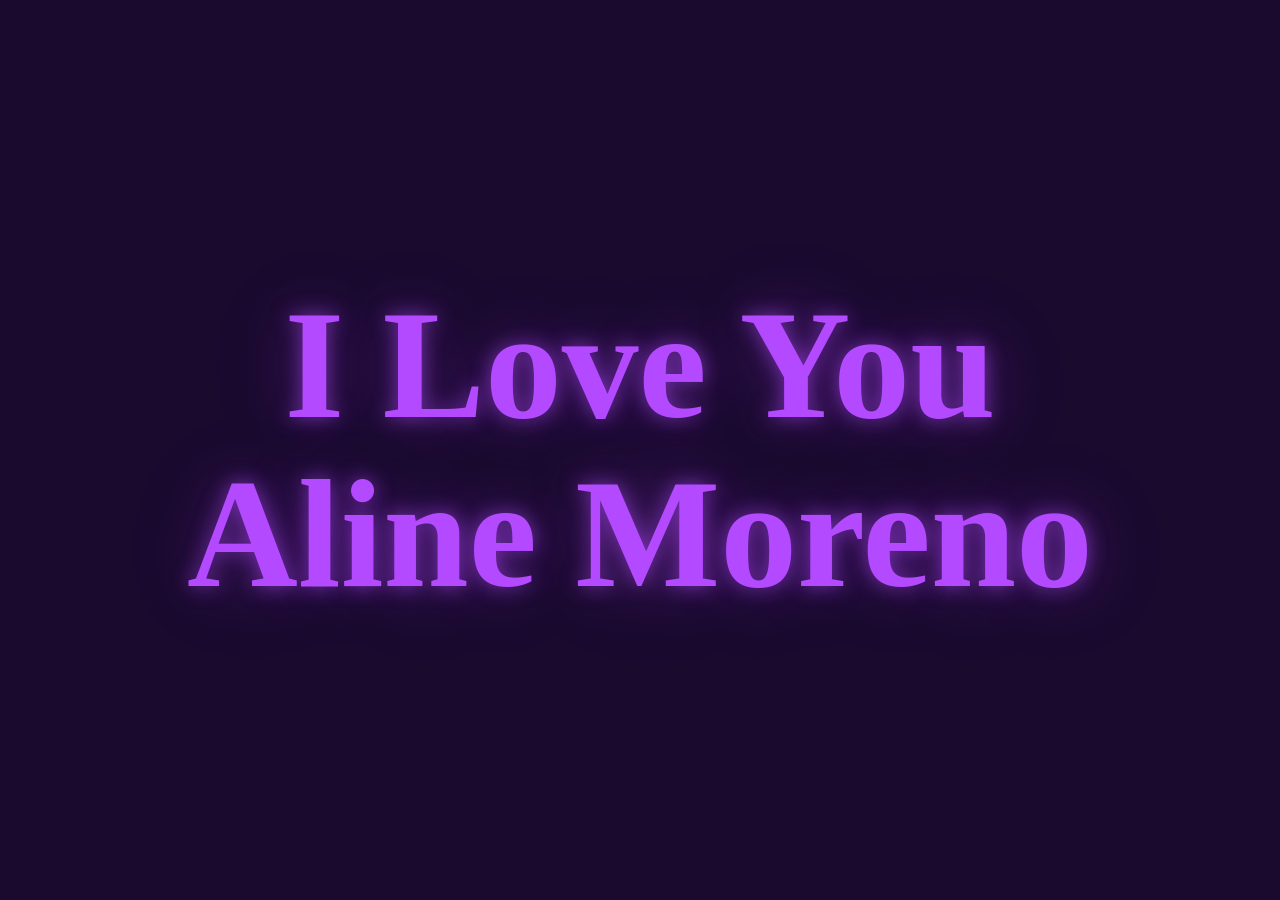
<file: Hi.html>
<!DOCTYPE html>
<html lang="en">
<head>
  <meta charset="UTF-8">
  <meta name="viewport" content="width=device-width, initial-scale=1.0">
  <title>I Love You Aline Moreno</title>
  <style>
    * { margin: 0; padding: 0; box-sizing: border-box; }
    body {
      min-height: 100vh;
      display: flex;
      align-items: center;
      justify-content: center;
      background: #1a0a2e;
      overflow: hidden;
    }
    h1 {
      font-family: 'Georgia', 'Times New Roman', serif;
      font-size: 12vw;
      color: #b44aff;
      text-align: center;
      text-shadow:
        0 0 20px rgba(180, 74, 255, 0.6),
        0 0 60px rgba(180, 74, 255, 0.3),
        0 0 100px rgba(180, 74, 255, 0.15);
      animation: pulse 3s ease-in-out infinite;
      padding: 2rem;
      line-height: 1.1;
      width: 100%;
    }
    @keyframes pulse {
      0%, 100% { text-shadow: 0 0 20px rgba(180,74,255,0.6), 0 0 60px rgba(180,74,255,0.3), 0 0 100px rgba(180,74,255,0.15); }
      50% { text-shadow: 0 0 30px rgba(180,74,255,0.8), 0 0 80px rgba(180,74,255,0.5), 0 0 140px rgba(180,74,255,0.25); }
    }
    .hearts {
      position: fixed;
      top: 0; left: 0;
      width: 100%; height: 100%;
      pointer-events: none;
      z-index: -1;
    }
    .heart {
      position: absolute;
      font-size: 1.5rem;
      opacity: 0;
      animation: float 6s ease-in infinite;
    }
    @keyframes float {
      0% { opacity: 0; transform: translateY(100vh) scale(0.5); }
      10% { opacity: 0.7; }
      90% { opacity: 0.7; }
      100% { opacity: 0; transform: translateY(-10vh) scale(1.2); }
    }
  </style>
</head>
<body>
  <h1>I Love You<br>Aline Moreno</h1>
  <div class="hearts" id="hearts"></div>
  <script>
    const container = document.getElementById('hearts');
    for (let i = 0; i < 25; i++) {
      const heart = document.createElement('span');
      heart.className = 'heart';
      heart.textContent = '\u{1F49C}';
      heart.style.left = Math.random() * 100 + '%';
      heart.style.animationDelay = Math.random() * 6 + 's';
      heart.style.fontSize = (Math.random() * 1.5 + 1) + 'rem';
      container.appendChild(heart);
    }
  </script>
</body>
</html>
</file>
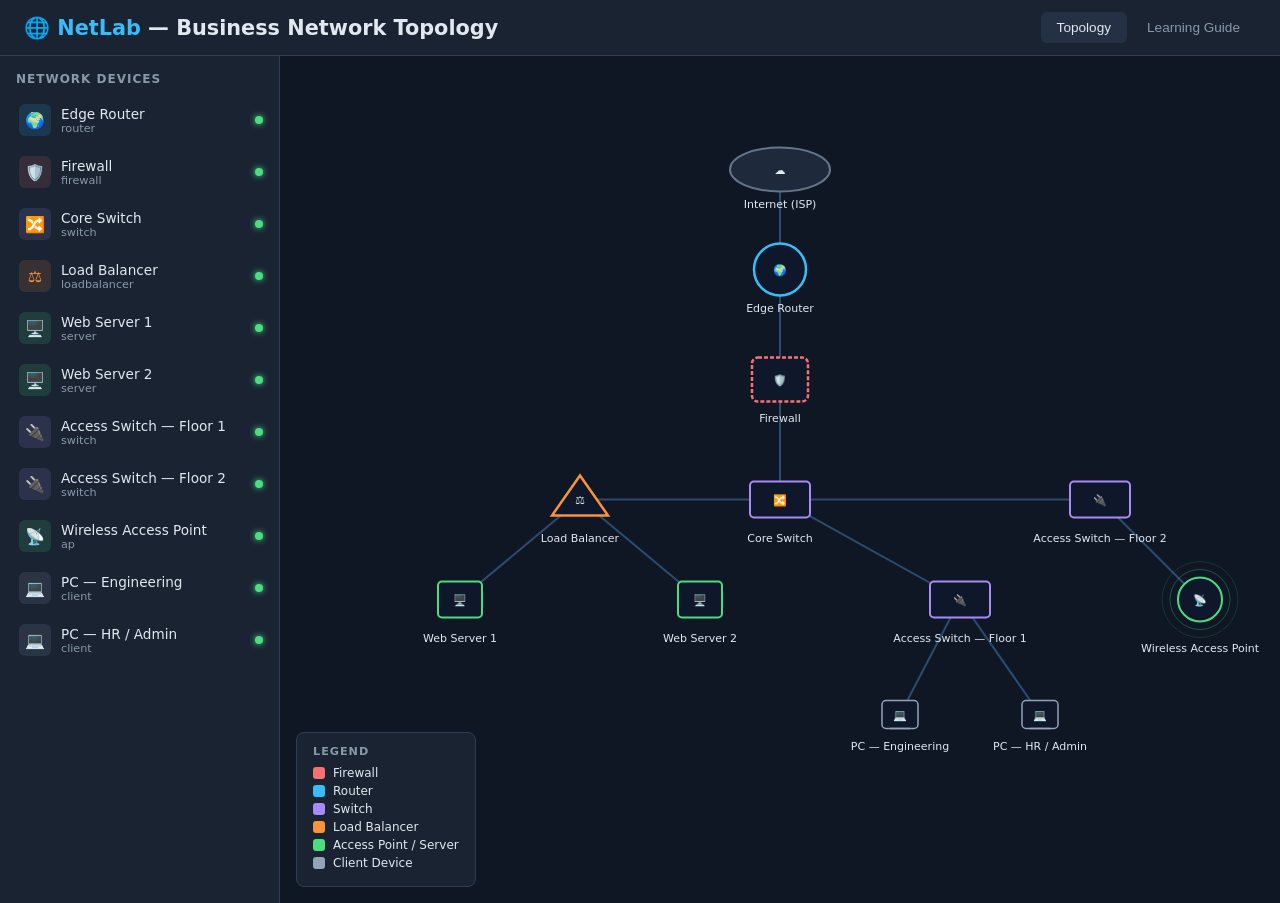
<file: network-lab.html>
<!DOCTYPE html>
<html lang="en">
<head>
<meta charset="UTF-8">
<meta name="viewport" content="width=device-width, initial-scale=1.0">
<title>Business Network Topology - Interactive Lab</title>
<style>
  *, *::before, *::after { box-sizing: border-box; margin: 0; padding: 0; }
  :root {
    --bg: #0f1724; --surface: #1a2332; --surface2: #243044;
    --border: #2d3f56; --text: #e2e8f0; --muted: #8899aa;
    --accent: #38bdf8; --green: #4ade80; --red: #f87171;
    --orange: #fb923c; --purple: #a78bfa; --yellow: #facc15;
  }
  body { font-family: 'Segoe UI', system-ui, sans-serif; background: var(--bg); color: var(--text); min-height: 100vh; }

  /* ── Header ── */
  header { background: var(--surface); border-bottom: 1px solid var(--border); padding: 12px 24px; display: flex; align-items: center; gap: 16px; }
  header h1 { font-size: 1.3rem; font-weight: 600; }
  header h1 span { color: var(--accent); }
  .header-tabs { display: flex; gap: 4px; margin-left: auto; }
  .header-tabs button { background: transparent; color: var(--muted); border: none; padding: 8px 16px; border-radius: 6px; cursor: pointer; font-size: 0.85rem; transition: all .2s; }
  .header-tabs button.active, .header-tabs button:hover { background: var(--surface2); color: var(--text); }

  /* ── Layout ── */
  .app { display: flex; height: calc(100vh - 53px); }

  /* ── Sidebar ── */
  .sidebar { width: 280px; background: var(--surface); border-right: 1px solid var(--border); overflow-y: auto; flex-shrink: 0; }
  .sidebar h3 { padding: 16px 16px 8px; font-size: 0.75rem; text-transform: uppercase; letter-spacing: 1px; color: var(--muted); }
  .device-list { list-style: none; }
  .device-list li { padding: 10px 16px; cursor: pointer; display: flex; align-items: center; gap: 10px; transition: all .15s; border-left: 3px solid transparent; }
  .device-list li:hover { background: var(--surface2); }
  .device-list li.active { background: var(--surface2); border-left-color: var(--accent); }
  .device-list .icon { width: 32px; height: 32px; border-radius: 6px; display: flex; align-items: center; justify-content: center; font-size: 1rem; flex-shrink: 0; }
  .device-list .info { flex: 1; min-width: 0; }
  .device-list .info .name { font-size: 0.85rem; font-weight: 500; }
  .device-list .info .type { font-size: 0.7rem; color: var(--muted); }
  .status-dot { width: 8px; height: 8px; border-radius: 50%; flex-shrink: 0; }
  .status-dot.up { background: var(--green); box-shadow: 0 0 6px var(--green); }
  .status-dot.down { background: var(--red); }

  /* ── Topology Canvas ── */
  .topology-area { flex: 1; position: relative; overflow: hidden; }
  .topology-area svg { width: 100%; height: 100%; }
  .topo-node { cursor: pointer; transition: filter .2s; }
  .topo-node:hover { filter: brightness(1.2) drop-shadow(0 0 8px rgba(56,189,248,.4)); }
  .topo-node.selected { filter: drop-shadow(0 0 12px rgba(56,189,248,.6)); }
  .topo-label { font-size: 11px; fill: var(--text); text-anchor: middle; pointer-events: none; font-family: 'Segoe UI', system-ui; }
  .topo-link { stroke: #2d4a6f; stroke-width: 2; }
  .topo-link.active-flow { stroke: var(--accent); stroke-width: 2; opacity: .6; stroke-dasharray: 8 4; animation: flowAnim 1s linear infinite; }
  @keyframes flowAnim { to { stroke-dashoffset: -12; } }
  .topo-legend { position: absolute; bottom: 16px; left: 16px; background: var(--surface); border: 1px solid var(--border); border-radius: 8px; padding: 12px 16px; font-size: 0.75rem; }
  .topo-legend h4 { margin-bottom: 8px; color: var(--muted); font-size: 0.7rem; text-transform: uppercase; letter-spacing: 1px; }
  .topo-legend .item { display: flex; align-items: center; gap: 8px; margin-bottom: 4px; }
  .topo-legend .swatch { width: 12px; height: 12px; border-radius: 3px; }

  /* ── Config Panel ── */
  .config-panel { width: 520px; background: var(--surface); border-left: 1px solid var(--border); display: flex; flex-direction: column; overflow: hidden; transition: width .3s; }
  .config-panel.collapsed { width: 0; border: none; }
  .config-header { padding: 16px; border-bottom: 1px solid var(--border); display: flex; align-items: center; gap: 12px; flex-shrink: 0; }
  .config-header .device-icon { width: 40px; height: 40px; border-radius: 8px; display: flex; align-items: center; justify-content: center; font-size: 1.2rem; }
  .config-header .details h2 { font-size: 1rem; font-weight: 600; }
  .config-header .details p { font-size: 0.75rem; color: var(--muted); }
  .config-close { margin-left: auto; background: none; border: none; color: var(--muted); cursor: pointer; font-size: 1.2rem; padding: 4px; }
  .config-close:hover { color: var(--text); }
  .config-tabs { display: flex; border-bottom: 1px solid var(--border); flex-shrink: 0; }
  .config-tabs button { flex: 1; padding: 10px; background: none; border: none; color: var(--muted); cursor: pointer; font-size: 0.8rem; border-bottom: 2px solid transparent; transition: all .2s; }
  .config-tabs button.active { color: var(--accent); border-bottom-color: var(--accent); }
  .config-body { flex: 1; overflow-y: auto; padding: 16px; display: none; }
  /* Split view: commands + terminal side by side vertically */
  .config-split { flex: 1; display: none; flex-direction: column; overflow: hidden; min-height: 0; }
  .config-split.active { display: flex; }
  .config-body.active { display: block; }
  .split-commands { flex: 1; overflow-y: auto; padding: 16px; border-bottom: 1px solid var(--border); min-height: 120px; }
  .split-divider { height: 6px; background: var(--surface2); cursor: row-resize; flex-shrink: 0; display: flex; align-items: center; justify-content: center; }
  .split-divider::after { content: ""; width: 40px; height: 3px; background: var(--border); border-radius: 2px; }
  .split-divider:hover { background: var(--accent); opacity: .3; }
  .split-terminal { flex: 1; overflow: hidden; display: flex; flex-direction: column; padding: 12px; min-height: 160px; }
  .split-terminal .terminal-box { flex: 1; display: flex; flex-direction: column; margin-bottom: 0; }
  .split-terminal .terminal-output { flex: 1; max-height: none; overflow-y: auto; }

  /* ── Terminal ── */
  .terminal-box { background: #0a0e14; border: 1px solid var(--border); border-radius: 8px; font-family: 'Cascadia Code', 'Fira Code', Consolas, monospace; font-size: 0.8rem; overflow: hidden; margin-bottom: 16px; }
  .terminal-header { background: #141a22; padding: 6px 12px; display: flex; align-items: center; gap: 8px; border-bottom: 1px solid var(--border); }
  .terminal-header .dot { width: 10px; height: 10px; border-radius: 50%; }
  .terminal-header .dot.r { background: #f87171; } .terminal-header .dot.y { background: #facc15; } .terminal-header .dot.g { background: #4ade80; }
  .terminal-header span { color: var(--muted); font-size: 0.7rem; margin-left: 8px; }
  .terminal-output { padding: 12px; max-height: 300px; overflow-y: auto; line-height: 1.6; white-space: pre-wrap; word-break: break-all; }
  .terminal-output .prompt { color: var(--green); }
  .terminal-output .cmd { color: var(--yellow); }
  .terminal-output .comment { color: #5a6a7a; }
  .terminal-output .output { color: #8899aa; }
  .terminal-output .highlight { color: var(--accent); }
  .terminal-input-wrap { display: flex; align-items: center; padding: 8px 12px; border-top: 1px solid #1a2332; background: #0d1219; }
  .terminal-input-wrap .prompt-char { color: var(--green); margin-right: 8px; font-family: inherit; font-size: 0.8rem; white-space: pre; }
  .terminal-input { flex: 1; background: none; border: none; color: var(--text); font-family: inherit; font-size: 0.8rem; outline: none; }

  /* ── Info Cards ── */
  .info-card { background: var(--surface2); border: 1px solid var(--border); border-radius: 8px; padding: 14px; margin-bottom: 12px; }
  .info-card h4 { font-size: 0.8rem; margin-bottom: 8px; color: var(--accent); }
  .info-card p, .info-card li { font-size: 0.78rem; color: var(--muted); line-height: 1.5; }
  .info-card ul { list-style: none; padding: 0; }
  .info-card li::before { content: "\203A"; color: var(--accent); margin-right: 8px; }
  .info-card table { width: 100%; font-size: 0.78rem; border-collapse: collapse; }
  .info-card th { text-align: left; color: var(--muted); font-weight: 500; padding: 4px 0; border-bottom: 1px solid var(--border); }
  .info-card td { padding: 4px 0; color: var(--text); }

  .cmd-guide h4 { font-size: 0.82rem; color: var(--accent); margin-bottom: 10px; }
  .cmd-step { margin-bottom: 14px; }
  .cmd-step .step-title { font-size: 0.78rem; font-weight: 600; margin-bottom: 4px; display: flex; align-items: center; gap: 6px; }
  .cmd-step .step-num { background: var(--accent); color: var(--bg); width: 20px; height: 20px; border-radius: 50%; display: flex; align-items: center; justify-content: center; font-size: 0.65rem; font-weight: 700; flex-shrink: 0; }
  .cmd-step .step-desc { font-size: 0.75rem; color: var(--muted); margin-bottom: 6px; }
  .cmd-block { background: #0a0e14; border-radius: 6px; padding: 10px 12px; font-family: 'Cascadia Code', monospace; font-size: 0.78rem; color: var(--yellow); cursor: pointer; position: relative; white-space: pre-wrap; }
  .cmd-block:hover { background: #0e1319; }
  .cmd-block::after { content: "click to run"; position: absolute; right: 8px; top: 8px; font-size: 0.6rem; color: var(--muted); font-family: 'Segoe UI', system-ui; }

  /* ── Guide Page ── */
  .guide-page { display: none; flex: 1; overflow-y: auto; padding: 40px; max-width: 900px; margin: 0 auto; }
  .guide-page.active { display: block; }
  .guide-page h2 { font-size: 1.5rem; margin-bottom: 8px; }
  .guide-page .subtitle { color: var(--muted); margin-bottom: 32px; font-size: 0.9rem; }
  .guide-section { margin-bottom: 32px; }
  .guide-section h3 { font-size: 1.1rem; margin-bottom: 12px; color: var(--accent); }
  .guide-section p { font-size: 0.88rem; color: var(--muted); line-height: 1.7; margin-bottom: 12px; }
  .guide-code { background: #0a0e14; border: 1px solid var(--border); border-radius: 8px; padding: 16px; font-family: monospace; font-size: 0.82rem; color: var(--yellow); line-height: 1.7; margin-bottom: 16px; white-space: pre-wrap; }
  .guide-grid { display: grid; grid-template-columns: repeat(auto-fit, minmax(240px, 1fr)); gap: 16px; margin-bottom: 24px; }
  .guide-card { background: var(--surface2); border: 1px solid var(--border); border-radius: 10px; padding: 20px; }
  .guide-card .gc-icon { font-size: 2rem; margin-bottom: 10px; }
  .guide-card h4 { font-size: 0.95rem; margin-bottom: 6px; }
  .guide-card p { font-size: 0.8rem; color: var(--muted); line-height: 1.5; }

  /* ── Scrollbar ── */
  ::-webkit-scrollbar { width: 6px; }
  ::-webkit-scrollbar-track { background: transparent; }
  ::-webkit-scrollbar-thumb { background: var(--border); border-radius: 3px; }

  /* ── Tooltip ── */
  .tooltip { position: fixed; background: var(--surface2); border: 1px solid var(--border); border-radius: 6px; padding: 8px 12px; font-size: 0.75rem; color: var(--text); pointer-events: none; z-index: 100; max-width: 220px; box-shadow: 0 4px 20px rgba(0,0,0,.4); display: none; }
</style>
</head>
<body>

<header>
  <h1>&#127760; <span>NetLab</span> &mdash; Business Network Topology</h1>
  <div class="header-tabs">
    <button class="active" onclick="showView('topology')">Topology</button>
    <button onclick="showView('guide')">Learning Guide</button>
  </div>
</header>

<div class="app">
  <!-- Sidebar -->
  <div class="sidebar" id="sidebar-topo">
    <h3>Network Devices</h3>
    <ul class="device-list" id="deviceList"></ul>
  </div>

  <!-- Topology View -->
  <div class="topology-area" id="topoView">
    <svg id="topoSvg" viewBox="0 0 1000 700"></svg>
    <div class="topo-legend">
      <h4>Legend</h4>
      <div class="item"><div class="swatch" style="background:#f87171"></div> Firewall</div>
      <div class="item"><div class="swatch" style="background:#38bdf8"></div> Router</div>
      <div class="item"><div class="swatch" style="background:#a78bfa"></div> Switch</div>
      <div class="item"><div class="swatch" style="background:#fb923c"></div> Load Balancer</div>
      <div class="item"><div class="swatch" style="background:#4ade80"></div> Access Point / Server</div>
      <div class="item"><div class="swatch" style="background:#94a3b8"></div> Client Device</div>
    </div>
  </div>

  <!-- Config Panel -->
  <div class="config-panel collapsed" id="configPanel">
    <div class="config-header">
      <div class="device-icon" id="cfgIcon"></div>
      <div class="details">
        <h2 id="cfgName"></h2>
        <p id="cfgType"></p>
      </div>
      <button class="config-close" onclick="closeConfig()">&times;</button>
    </div>
    <div class="config-tabs">
      <button class="active" onclick="switchConfigTab(this,'info')">Overview</button>
      <button onclick="switchConfigTab(this,'split')">Commands + Terminal</button>
    </div>
    <div class="config-body" id="cfgBody"></div>
    <div class="config-split" id="cfgSplit">
      <div class="split-commands" id="splitCmds"></div>
      <div class="split-divider" id="splitDivider"></div>
      <div class="split-terminal" id="splitTerm"></div>
    </div>
  </div>

  <!-- Learning Guide View -->
  <div class="guide-page" id="guideView">
    <h2>Network Fundamentals Guide</h2>
    <p class="subtitle">Learn how business networks work, one device at a time.</p>

    <div class="guide-section">
      <h3>What Is a Network Topology?</h3>
      <p>A network topology is the arrangement of devices (nodes) and connections (links) in a computer network. In a business setting, the topology is designed for <strong>security</strong>, <strong>performance</strong>, and <strong>reliability</strong>. The topology shown in this lab follows a common hierarchical model used in small-to-medium businesses.</p>
    </div>

    <div class="guide-section">
      <h3>Key Devices Explained</h3>
      <div class="guide-grid">
        <div class="guide-card"><div class="gc-icon">&#127758;</div><h4>Edge Router</h4><p>Connects your business network to the Internet (ISP). It routes traffic between your internal network and the outside world using routing protocols and NAT.</p></div>
        <div class="guide-card"><div class="gc-icon">&#128737;&#65039;</div><h4>Firewall</h4><p>Acts as a security barrier. It inspects all incoming and outgoing traffic and blocks anything that doesn't match your security policies (rules).</p></div>
        <div class="guide-card"><div class="gc-icon">&#128256;</div><h4>Core Switch</h4><p>The high-speed backbone of your internal network. It connects all major segments together &mdash; servers, office floors, and other switches.</p></div>
        <div class="guide-card"><div class="gc-icon">&#9878;&#65039;</div><h4>Load Balancer</h4><p>Distributes incoming requests (e.g.&nbsp;web traffic) across multiple servers so no single server gets overwhelmed. Ensures high availability.</p></div>
        <div class="guide-card"><div class="gc-icon">&#128268;</div><h4>Access Switch</h4><p>Provides network ports for end-user devices on each office floor. Supports VLANs to segment traffic (e.g.&nbsp;separating HR from Engineering).</p></div>
        <div class="guide-card"><div class="gc-icon">&#128225;</div><h4>Wireless Access Point</h4><p>Provides Wi-Fi connectivity for laptops, phones, and tablets. Managed by a controller or configured individually with SSIDs and security.</p></div>
        <div class="guide-card"><div class="gc-icon">&#128421;&#65039;</div><h4>Servers</h4><p>Run business applications &mdash; web servers, databases, file shares, email. Typically placed in a server room behind the load balancer.</p></div>
        <div class="guide-card"><div class="gc-icon">&#128187;</div><h4>Client PCs</h4><p>End-user workstations. They get IP addresses via DHCP, connect to file servers, and access the Internet through the network infrastructure.</p></div>
      </div>
    </div>

    <div class="guide-section">
      <h3>How Traffic Flows</h3>
      <p>When a user on Floor 1 opens a website:</p>
      <div class="guide-code">1. PC sends request  &#8594;  Access Switch (Floor 1)
2. Access Switch     &#8594;  Core Switch
3. Core Switch       &#8594;  Firewall (inspects outbound traffic)
4. Firewall          &#8594;  Edge Router
5. Edge Router       &#8594;  Internet (ISP)
6. Response follows the reverse path back to the PC</div>
      <p>When accessing an internal web app:</p>
      <div class="guide-code">1. PC sends request  &#8594;  Access Switch  &#8594;  Core Switch
2. Core Switch       &#8594;  Load Balancer
3. Load Balancer     &#8594;  Web Server 1 or 2 (round-robin)
4. Server responds   &#8594;  Load Balancer  &#8594;  Core Switch  &#8594;  PC</div>
    </div>

    <div class="guide-section">
      <h3>Essential CLI Command Modes (Cisco IOS)</h3>
      <p>Most business network devices use a command-line interface (CLI). Here is how Cisco IOS modes work:</p>
      <div class="guide-code">Router>                     &larr; User EXEC mode (limited commands)
Router> enable
Router#                     &larr; Privileged EXEC mode (full access)
Router# configure terminal
Router(config)#             &larr; Global Configuration mode
Router(config)# interface g0/0
Router(config-if)#          &larr; Interface Configuration mode
Router(config-if)# exit
Router(config)# exit
Router# show running-config &larr; View current configuration</div>
    </div>

    <div class="guide-section">
      <h3>VLANs &mdash; Why They Matter</h3>
      <p>VLANs (Virtual LANs) let you segment one physical switch into multiple logical networks. This improves <strong>security</strong> (HR can't see Engineering traffic) and <strong>performance</strong> (less broadcast traffic).</p>
      <div class="guide-code">Switch(config)# vlan 10
Switch(config-vlan)# name ENGINEERING
Switch(config)# vlan 20
Switch(config-vlan)# name HR
Switch(config)# interface range fa0/1-12
Switch(config-if-range)# switchport mode access
Switch(config-if-range)# switchport access vlan 10
Switch(config)# interface range fa0/13-24
Switch(config-if-range)# switchport mode access
Switch(config-if-range)# switchport access vlan 20</div>
    </div>

    <div class="guide-section">
      <h3>Subnetting Quick Reference</h3>
      <p>Business networks typically use private IP ranges split into subnets:</p>
      <div class="guide-code">Network: 10.0.0.0/8       (Large enterprises)
Network: 172.16.0.0/12    (Medium businesses)
Network: 192.168.0.0/16   (Small businesses)

Example subnets for this topology:
  Management VLAN:  192.168.1.0/24   (Switches, Router, Firewall)
  Servers:          192.168.10.0/24
  Engineering:      192.168.20.0/24
  HR / Admin:       192.168.30.0/24
  Wi-Fi / Guest:    192.168.40.0/24</div>
    </div>

    <div class="guide-section">
      <h3>Tips for Beginners</h3>
      <p>1. <strong>Always save your config</strong> &mdash; Use <code>write memory</code> or <code>copy running-config startup-config</code>.</p>
      <p>2. <strong>Use "?" for help</strong> &mdash; Typing <code>?</code> at any prompt shows available commands.</p>
      <p>3. <strong>Start from the edge</strong> &mdash; Configure the router and firewall first, then work inward to switches and endpoints.</p>
      <p>4. <strong>Test connectivity</strong> &mdash; Use <code>ping</code> and <code>traceroute</code> to verify your setup.</p>
      <p>5. <strong>Document everything</strong> &mdash; Keep a spreadsheet of IP addresses, VLANs, and port assignments.</p>
    </div>
  </div>
</div>

<div class="tooltip" id="tooltip"></div>

<script>
/* ======================================================================
   DEVICE DATA — every device in the topology
   ====================================================================== */
var devices = [
  {
    id:"internet", name:"Internet (ISP)", type:"cloud", color:"#64748b", emoji:"\u2601\uFE0F",
    x:500, y:40,
    desc:"Your Internet Service Provider connection. This is the gateway to the outside world.",
    specs:{"Connection":"1 Gbps Fiber","Public IP":"203.0.113.1/30","Provider":"Business ISP"},
    commands:[],
    guide:"The Internet cloud represents your ISP uplink. Your ISP provides the public IP and gateway."
  },
  {
    id:"edge-router", name:"Edge Router", type:"router", color:"#38bdf8", emoji:"\uD83C\uDF0D",
    x:500, y:140, status:"up",
    desc:"Cisco ISR 4321 \u2014 Routes traffic between your internal network and the ISP. Performs NAT so internal devices can access the Internet.",
    specs:{"Model":"Cisco ISR 4321","IOS":"16.9.4","Mgmt IP":"192.168.1.1","WAN IP":"203.0.113.2/30","LAN IP":"192.168.1.1/24","Default Route":"203.0.113.1"},
    commands:[
      {title:"Set the hostname",desc:"Give the router a meaningful name.",cmd:"enable\nconfigure terminal\nhostname EdgeRouter"},
      {title:"Configure WAN interface (to ISP)",desc:"Assign the public IP given by your ISP to the WAN-facing interface.",cmd:"interface GigabitEthernet0/0\n ip address 203.0.113.2 255.255.255.252\n no shutdown\n exit"},
      {title:"Configure LAN interface (to Firewall)",desc:"Assign the internal gateway IP on the LAN side.",cmd:"interface GigabitEthernet0/1\n ip address 192.168.1.1 255.255.255.0\n no shutdown\n exit"},
      {title:"Set default route to ISP",desc:"Send all unknown traffic to the ISP gateway.",cmd:"ip route 0.0.0.0 0.0.0.0 203.0.113.1"},
      {title:"Enable NAT (Internet for LAN)",desc:"NAT translates private IPs to your public IP so internal hosts reach the Internet.",cmd:"interface GigabitEthernet0/0\n ip nat outside\n exit\ninterface GigabitEthernet0/1\n ip nat inside\n exit\naccess-list 1 permit 192.168.0.0 0.0.255.255\nip nat inside source list 1 interface GigabitEthernet0/0 overload"},
      {title:"Save configuration",desc:"Write running-config to NVRAM.",cmd:"end\nwrite memory"}
    ],
    guide:"The edge router is the first device to configure. It connects your business to the Internet and handles NAT."
  },
  {
    id:"firewall", name:"Firewall", type:"firewall", color:"#f87171", emoji:"\uD83D\uDEE1\uFE0F",
    x:500, y:250, status:"up",
    desc:"Cisco ASA 5506 \u2014 Inspects and filters all traffic entering and leaving the network. Blocks unauthorized access.",
    specs:{"Model":"Cisco ASA 5506-X","OS":"ASA 9.12","Outside IP":"192.168.1.2/24","Inside IP":"10.0.0.1/24","DMZ IP":"172.16.0.1/24"},
    commands:[
      {title:"Set hostname",desc:"Name the firewall.",cmd:"enable\nconfigure terminal\nhostname ASA-FW"},
      {title:"Configure Outside interface",desc:"Connect to the edge router (security-level 0 = least trusted).",cmd:"interface GigabitEthernet1/1\n nameif outside\n security-level 0\n ip address 192.168.1.2 255.255.255.0\n no shutdown\n exit"},
      {title:"Configure Inside interface",desc:"Connect to internal network (security-level 100 = most trusted).",cmd:"interface GigabitEthernet1/2\n nameif inside\n security-level 100\n ip address 10.0.0.1 255.255.255.0\n no shutdown\n exit"},
      {title:"Set default route",desc:"Route unknown traffic to the edge router.",cmd:"route outside 0.0.0.0 0.0.0.0 192.168.1.1"},
      {title:"Allow outbound Internet",desc:"Permit internal users to access the Internet.",cmd:"access-list INSIDE-OUT extended permit ip 10.0.0.0 255.255.0.0 any\naccess-group INSIDE-OUT in interface inside"},
      {title:"Allow inbound HTTP to servers",desc:"Permit web traffic from outside.",cmd:"access-list OUTSIDE-IN extended permit tcp any host 203.0.113.2 eq 80\naccess-list OUTSIDE-IN extended permit tcp any host 203.0.113.2 eq 443\naccess-group OUTSIDE-IN in interface outside"},
      {title:"Enable logging",desc:"Log security events.",cmd:"logging enable\nlogging buffered informational"},
      {title:"Save configuration",desc:"Persist to flash.",cmd:"write memory"}
    ],
    guide:"The firewall is your primary security device. Traffic from inside to outside is allowed by default; you need ACLs to control inbound traffic."
  },
  {
    id:"core-switch", name:"Core Switch", type:"switch", color:"#a78bfa", emoji:"\uD83D\uDD00",
    x:500, y:370, status:"up",
    desc:"Cisco Catalyst 3850 \u2014 The backbone connecting all segments. Supports VLANs and inter-VLAN routing.",
    specs:{"Model":"Catalyst 3850-48T","IOS":"16.6.5","Mgmt IP":"10.0.0.2/24","VLANs":"10, 20, 30, 40","Ports":"48\u00D71GbE + 4\u00D710GbE"},
    commands:[
      {title:"Set hostname",desc:"Name the core switch.",cmd:"enable\nconfigure terminal\nhostname CoreSwitch"},
      {title:"Create VLANs",desc:"Set up VLANs for departments.",cmd:"vlan 10\n name SERVERS\nvlan 20\n name ENGINEERING\nvlan 30\n name HR-ADMIN\nvlan 40\n name WIFI-GUEST\nexit"},
      {title:"Trunk to firewall",desc:"Carry all VLANs to the firewall.",cmd:"interface GigabitEthernet1/0/1\n switchport mode trunk\n switchport trunk allowed vlan 10,20,30,40\n no shutdown\n exit"},
      {title:"Trunk to Access Switch 1",desc:"Link to Floor 1 switch.",cmd:"interface GigabitEthernet1/0/2\n switchport mode trunk\n switchport trunk allowed vlan 20,30,40\n no shutdown\n exit"},
      {title:"Trunk to Access Switch 2",desc:"Link to Floor 2 switch.",cmd:"interface GigabitEthernet1/0/3\n switchport mode trunk\n switchport trunk allowed vlan 20,30,40\n no shutdown\n exit"},
      {title:"Inter-VLAN routing (SVIs)",desc:"Create switch virtual interfaces so VLANs can communicate.",cmd:"ip routing\ninterface vlan 10\n ip address 10.0.10.1 255.255.255.0\n no shutdown\ninterface vlan 20\n ip address 10.0.20.1 255.255.255.0\n no shutdown\ninterface vlan 30\n ip address 10.0.30.1 255.255.255.0\n no shutdown\ninterface vlan 40\n ip address 10.0.40.1 255.255.255.0\n no shutdown"},
      {title:"Default gateway",desc:"Point to the firewall.",cmd:"ip default-gateway 10.0.0.1"},
      {title:"Save",desc:"Persist.",cmd:"end\nwrite memory"}
    ],
    guide:"The core switch is the heart of your LAN. Create VLANs here, then trunk them to access switches."
  },
  {
    id:"load-balancer", name:"Load Balancer", type:"loadbalancer", color:"#fb923c", emoji:"\u2696\uFE0F",
    x:300, y:370, status:"up",
    desc:"HAProxy \u2014 Distributes incoming web requests across backend servers for high availability.",
    specs:{"Type":"HAProxy","VIP":"10.0.10.100","Pool":"WebSrv1, WebSrv2","Algorithm":"Round Robin","Health Check":"HTTP /health"},
    commands:[
      {title:"Install HAProxy",desc:"Install the load balancer.",cmd:"sudo apt update\nsudo apt install haproxy -y"},
      {title:"Configure frontend",desc:"Define the listener in /etc/haproxy/haproxy.cfg.",cmd:"# /etc/haproxy/haproxy.cfg\nfrontend web_front\n    bind *:80\n    default_backend web_servers"},
      {title:"Configure backend pool",desc:"Define servers and balancing algorithm.",cmd:"backend web_servers\n    balance roundrobin\n    option httpchk GET /health\n    server web1 10.0.10.10:80 check\n    server web2 10.0.10.11:80 check"},
      {title:"Start HAProxy",desc:"Enable and start the service.",cmd:"sudo systemctl enable haproxy\nsudo systemctl start haproxy\nsudo systemctl status haproxy"},
      {title:"Test",desc:"Verify traffic distribution.",cmd:"curl http://10.0.10.100"}
    ],
    guide:"The load balancer receives all web requests and distributes them across healthy backend servers."
  },
  {
    id:"web-server1", name:"Web Server 1", type:"server", color:"#4ade80", emoji:"\uD83D\uDDA5\uFE0F",
    x:180, y:470, status:"up",
    desc:"Ubuntu server running Nginx \u2014 hosts the company web application.",
    specs:{"OS":"Ubuntu 22.04","IP":"10.0.10.10/24","VLAN":"10 (Servers)","Service":"Nginx","Resources":"4 vCPU / 8 GB"},
    commands:[
      {title:"Set static IP",desc:"Configure via Netplan.",cmd:"# /etc/netplan/00-config.yaml\nnetwork:\n  ethernets:\n    ens33:\n      addresses: [10.0.10.10/24]\n      gateway4: 10.0.10.1\n      nameservers:\n        addresses: [8.8.8.8]\n\nsudo netplan apply"},
      {title:"Install Nginx",desc:"Install the web server.",cmd:"sudo apt update\nsudo apt install nginx -y\nsudo systemctl enable nginx"},
      {title:"Verify",desc:"Check it is running.",cmd:"sudo systemctl status nginx\ncurl http://localhost"}
    ],
    guide:"Web servers host your applications. They receive traffic via the load balancer."
  },
  {
    id:"web-server2", name:"Web Server 2", type:"server", color:"#4ade80", emoji:"\uD83D\uDDA5\uFE0F",
    x:420, y:470, status:"up",
    desc:"Second Nginx server for redundancy.",
    specs:{"OS":"Ubuntu 22.04","IP":"10.0.10.11/24","VLAN":"10 (Servers)","Service":"Nginx","Resources":"4 vCPU / 8 GB"},
    commands:[
      {title:"Set static IP",desc:"Different IP from Server 1.",cmd:"# /etc/netplan/00-config.yaml\nnetwork:\n  ethernets:\n    ens33:\n      addresses: [10.0.10.11/24]\n      gateway4: 10.0.10.1\n      nameservers:\n        addresses: [8.8.8.8]\n\nsudo netplan apply"},
      {title:"Install Nginx",desc:"Same setup as Server 1.",cmd:"sudo apt update\nsudo apt install nginx -y\nsudo systemctl enable nginx"},
      {title:"Verify",desc:"Confirm running.",cmd:"sudo systemctl status nginx\ncurl http://localhost"}
    ],
    guide:"A second server provides redundancy. If Server 1 fails, the load balancer automatically uses Server 2."
  },
  {
    id:"access-switch1", name:"Access Switch \u2014 Floor 1", type:"switch", color:"#a78bfa", emoji:"\uD83D\uDD0C",
    x:680, y:470, status:"up",
    desc:"Cisco Catalyst 2960 \u2014 Provides ports for Floor 1 desktops. VLANs for Engineering and HR.",
    specs:{"Model":"Catalyst 2960-24TT","Mgmt IP":"10.0.20.2/24","Ports":"24\u00D71GbE","VLANs":"20 (Eng), 30 (HR)"},
    commands:[
      {title:"Set hostname",desc:"Name this switch.",cmd:"enable\nconfigure terminal\nhostname AccSwitch-F1"},
      {title:"Trunk uplink",desc:"To core switch.",cmd:"interface GigabitEthernet0/1\n switchport mode trunk\n switchport trunk allowed vlan 20,30,40\n no shutdown\n exit"},
      {title:"Engineering ports",desc:"Ports 2-12 on VLAN 20.",cmd:"interface range FastEthernet0/2-12\n switchport mode access\n switchport access vlan 20\n spanning-tree portfast\n no shutdown\n exit"},
      {title:"HR ports",desc:"Ports 13-20 on VLAN 30.",cmd:"interface range FastEthernet0/13-20\n switchport mode access\n switchport access vlan 30\n no shutdown\n exit"},
      {title:"Port security",desc:"Limit one MAC per port.",cmd:"interface range FastEthernet0/2-20\n switchport port-security\n switchport port-security maximum 1\n switchport port-security violation shutdown\n exit"},
      {title:"Save",desc:"Persist.",cmd:"end\nwrite memory"}
    ],
    guide:"Access switches connect end-user devices. Each port is assigned to a VLAN based on department."
  },
  {
    id:"access-switch2", name:"Access Switch \u2014 Floor 2", type:"switch", color:"#a78bfa", emoji:"\uD83D\uDD0C",
    x:820, y:370, status:"up",
    desc:"Cisco Catalyst 2960 \u2014 Floor 2 desktops and wireless AP uplink.",
    specs:{"Model":"Catalyst 2960-24TT","Mgmt IP":"10.0.20.3/24","Ports":"24\u00D71GbE","VLANs":"20 (Eng), 40 (WiFi)"},
    commands:[
      {title:"Set hostname",desc:"Name this switch.",cmd:"enable\nconfigure terminal\nhostname AccSwitch-F2"},
      {title:"Trunk uplink",desc:"To core switch.",cmd:"interface GigabitEthernet0/1\n switchport mode trunk\n switchport trunk allowed vlan 20,30,40\n no shutdown\n exit"},
      {title:"Engineering ports",desc:"Floor 2 engineering.",cmd:"interface range FastEthernet0/2-16\n switchport mode access\n switchport access vlan 20\n spanning-tree portfast\n no shutdown\n exit"},
      {title:"AP trunk port",desc:"Access point on port 24.",cmd:"interface FastEthernet0/24\n switchport mode trunk\n switchport trunk allowed vlan 20,40\n no shutdown\n exit"},
      {title:"Save",desc:"Persist.",cmd:"end\nwrite memory"}
    ],
    guide:"This switch serves Floor 2 and provides the uplink for the wireless access point."
  },
  {
    id:"access-point", name:"Wireless Access Point", type:"ap", color:"#4ade80", emoji:"\uD83D\uDCE1",
    x:920, y:470, status:"up",
    desc:"Cisco Aironet \u2014 Provides Wi-Fi with separate SSIDs mapped to VLANs.",
    specs:{"Model":"Cisco Aironet 2802i","Mgmt IP":"10.0.40.10","SSID 1":"CorpNet (VLAN 20)","SSID 2":"GuestWiFi (VLAN 40)","Security":"WPA2-Enterprise / WPA2-PSK"},
    commands:[
      {title:"Access AP CLI",desc:"SSH into the access point.",cmd:"ssh admin@10.0.40.10"},
      {title:"Corporate SSID",desc:"Employee Wi-Fi on VLAN 20.",cmd:"configure terminal\ndot11 ssid CorpNet\n vlan 20\n authentication open\n authentication key-management wpa version 2\n wpa-psk ascii SecureCorpPass!\n guest-mode\n exit"},
      {title:"Guest SSID",desc:"Guest network on VLAN 40.",cmd:"dot11 ssid GuestWiFi\n vlan 40\n authentication open\n authentication key-management wpa version 2\n wpa-psk ascii GuestAccess2024!\n guest-mode\n exit"},
      {title:"Apply to radios",desc:"Bind SSIDs to 2.4 GHz and 5 GHz.",cmd:"interface dot11Radio0\n ssid CorpNet\n ssid GuestWiFi\n no shutdown\ninterface dot11Radio1\n ssid CorpNet\n ssid GuestWiFi\n no shutdown\n exit"},
      {title:"Save",desc:"Persist.",cmd:"end\nwrite memory"}
    ],
    guide:"The AP broadcasts corporate and guest SSIDs. Each maps to a VLAN so guest traffic is isolated."
  },
  {
    id:"pc1", name:"PC \u2014 Engineering", type:"client", color:"#94a3b8", emoji:"\uD83D\uDCBB",
    x:620, y:585, status:"up",
    desc:"Employee workstation on the Engineering VLAN. Gets IP via DHCP.",
    specs:{"OS":"Windows 11","IP":"10.0.20.100/24 (DHCP)","Gateway":"10.0.20.1","VLAN":"20 (Engineering)","DNS":"10.0.10.5"},
    commands:[
      {title:"Check IP config",desc:"Verify DHCP assignment.",cmd:"ipconfig /all"},
      {title:"Ping gateway",desc:"Confirm LAN connectivity.",cmd:"ping 10.0.20.1"},
      {title:"Ping Internet",desc:"Confirm Internet access.",cmd:"ping 8.8.8.8"},
      {title:"DNS test",desc:"Verify name resolution.",cmd:"nslookup google.com"},
      {title:"Trace route",desc:"See the full path to the Internet.",cmd:"tracert 8.8.8.8"}
    ],
    guide:"Client PCs are the endpoints. Use ipconfig, ping, and tracert to verify connectivity."
  },
  {
    id:"pc2", name:"PC \u2014 HR / Admin", type:"client", color:"#94a3b8", emoji:"\uD83D\uDCBB",
    x:760, y:585, status:"up",
    desc:"HR workstation on VLAN 30. Isolated from Engineering for security.",
    specs:{"OS":"Windows 11","IP":"10.0.30.100/24 (DHCP)","Gateway":"10.0.30.1","VLAN":"30 (HR)","DNS":"10.0.10.5"},
    commands:[
      {title:"Check IP config",desc:"Verify HR subnet address.",cmd:"ipconfig /all"},
      {title:"Ping gateway",desc:"Confirm HR VLAN gateway.",cmd:"ping 10.0.30.1"},
      {title:"Test VLAN isolation",desc:"Ping Engineering \u2014 should fail if ACLs are set.",cmd:"ping 10.0.20.100"},
      {title:"Test Internet",desc:"Confirm Internet access.",cmd:"ping 8.8.8.8"}
    ],
    guide:"This PC is on a different VLAN from Engineering. VLAN separation ensures HR and Engineering traffic stays isolated."
  }
];

/* Topology links */
var links = [
  ["internet","edge-router"],
  ["edge-router","firewall"],
  ["firewall","core-switch"],
  ["core-switch","load-balancer"],
  ["load-balancer","web-server1"],
  ["load-balancer","web-server2"],
  ["core-switch","access-switch1"],
  ["core-switch","access-switch2"],
  ["access-switch2","access-point"],
  ["access-switch1","pc1"],
  ["access-switch1","pc2"]
];

var deviceMap = {};
devices.forEach(function(d){ deviceMap[d.id] = d; });

/* ── Render sidebar ── */
function renderSidebar(){
  var list = document.getElementById("deviceList");
  list.innerHTML = devices.filter(function(d){ return d.id !== "internet"; }).map(function(d){
    return '<li data-id="'+d.id+'" onclick="selectDevice(\''+d.id+'\')">' +
      '<div class="icon" style="background:'+d.color+'22;color:'+d.color+'">'+d.emoji+'</div>' +
      '<div class="info"><div class="name">'+d.name+'</div><div class="type">'+d.type+'</div></div>' +
      (d.status ? '<div class="status-dot '+d.status+'"></div>' : '') +
      '</li>';
  }).join("");
}

/* ── Render topology SVG ── */
function renderTopology(){
  var svg = document.getElementById("topoSvg");
  var html = '<defs><filter id="glow"><feGaussianBlur stdDeviation="3" result="g"/><feMerge><feMergeNode in="g"/><feMergeNode in="SourceGraphic"/></feMerge></filter></defs>';

  // links
  links.forEach(function(pair){
    var a = deviceMap[pair[0]], b = deviceMap[pair[1]];
    html += '<line class="topo-link" x1="'+a.x+'" y1="'+a.y+'" x2="'+b.x+'" y2="'+b.y+'"/>';
  });

  // nodes
  devices.forEach(function(d){
    var shape;
    switch(d.type){
      case "cloud":       shape='<ellipse cx="'+d.x+'" cy="'+d.y+'" rx="50" ry="22" fill="#1e293b" stroke="'+d.color+'" stroke-width="2"/>'; break;
      case "router":      shape='<circle cx="'+d.x+'" cy="'+d.y+'" r="26" fill="#0f172a" stroke="'+d.color+'" stroke-width="2.5"/>'; break;
      case "firewall":    shape='<rect x="'+(d.x-28)+'" y="'+(d.y-22)+'" width="56" height="44" rx="6" fill="#0f172a" stroke="'+d.color+'" stroke-width="2.5" stroke-dasharray="4 2"/>'; break;
      case "switch":      shape='<rect x="'+(d.x-30)+'" y="'+(d.y-18)+'" width="60" height="36" rx="4" fill="#0f172a" stroke="'+d.color+'" stroke-width="2"/>'; break;
      case "loadbalancer": shape='<polygon points="'+d.x+','+(d.y-24)+' '+(d.x+28)+','+(d.y+16)+' '+(d.x-28)+','+(d.y+16)+'" fill="#0f172a" stroke="'+d.color+'" stroke-width="2.5"/>'; break;
      case "server":      shape='<rect x="'+(d.x-22)+'" y="'+(d.y-18)+'" width="44" height="36" rx="4" fill="#0f172a" stroke="'+d.color+'" stroke-width="2"/>'; break;
      case "ap":          shape='<circle cx="'+d.x+'" cy="'+d.y+'" r="22" fill="#0f172a" stroke="'+d.color+'" stroke-width="2"/><circle cx="'+d.x+'" cy="'+d.y+'" r="30" fill="none" stroke="'+d.color+'" stroke-width="1" opacity=".3"/><circle cx="'+d.x+'" cy="'+d.y+'" r="38" fill="none" stroke="'+d.color+'" stroke-width="1" opacity=".15"/>'; break;
      default:            shape='<rect x="'+(d.x-18)+'" y="'+(d.y-14)+'" width="36" height="28" rx="4" fill="#0f172a" stroke="'+d.color+'" stroke-width="1.5"/><line x1="'+(d.x-10)+'" y1="'+(d.y+14)+'" x2="'+(d.x+10)+'" y2="'+(d.y+14)+'" stroke="'+d.color+'" stroke-width="1.5"/>'; break;
    }
    var labelY = d.y + (d.type==="cloud"?38 : d.type==="ap"?52 : d.type==="client"?35 : 42);
    html += '<g class="topo-node" data-id="'+d.id+'" onclick="selectDevice(\''+d.id+'\')" onmouseenter="showTooltip(event,\''+d.id+'\')" onmouseleave="hideTooltip()">';
    html += shape;
    html += '<text class="topo-label" x="'+d.x+'" y="'+(d.y+4)+'" font-size="14">'+d.emoji+'</text>';
    html += '<text class="topo-label" x="'+d.x+'" y="'+labelY+'">'+d.name+'</text>';
    html += '</g>';
  });

  svg.innerHTML = html;
}

/* ── Tooltip ── */
function showTooltip(e, id){
  var d = deviceMap[id], tip = document.getElementById("tooltip");
  tip.innerHTML = "<strong>"+d.name+"</strong><br><span style='color:var(--muted)'>"+d.type.toUpperCase()+"</span><br><span style='font-size:.7rem;color:var(--muted)'>"+d.desc.substring(0,100)+"\u2026</span>";
  tip.style.display = "block";
  tip.style.left = (e.clientX+12)+"px";
  tip.style.top = (e.clientY+12)+"px";
}
function hideTooltip(){ document.getElementById("tooltip").style.display = "none"; }

/* ── Select device ── */
var selectedDevice = null;
var terminalHistory = {};

function selectDevice(id){
  selectedDevice = id;
  var d = deviceMap[id], panel = document.getElementById("configPanel");
  panel.classList.remove("collapsed");
  document.getElementById("cfgIcon").style.background = d.color+"22";
  document.getElementById("cfgIcon").style.color = d.color;
  document.getElementById("cfgIcon").textContent = d.emoji;
  document.getElementById("cfgName").textContent = d.name;
  var sub = d.type.toUpperCase();
  if(d.specs && d.specs["Mgmt IP"]) sub += " \u2014 "+d.specs["Mgmt IP"];
  else if(d.specs && d.specs.IP) sub += " \u2014 "+d.specs.IP;
  document.getElementById("cfgType").textContent = sub;
  document.querySelectorAll(".device-list li").forEach(function(li){ li.classList.toggle("active", li.dataset.id===id); });
  document.querySelectorAll(".topo-node").forEach(function(n){ n.classList.toggle("selected", n.dataset.id===id); });
  document.querySelectorAll(".config-tabs button").forEach(function(b,i){ b.classList.toggle("active",i===0); });
  showInfoView();
}

function closeConfig(){
  document.getElementById("configPanel").classList.add("collapsed");
  document.querySelectorAll(".device-list li").forEach(function(li){ li.classList.remove("active"); });
  document.querySelectorAll(".topo-node").forEach(function(n){ n.classList.remove("selected"); });
  selectedDevice = null;
}

function switchConfigTab(btn,tab){
  document.querySelectorAll(".config-tabs button").forEach(function(b){ b.classList.remove("active"); });
  btn.classList.add("active");
  if(tab==="split"){ showSplitView(); }
  else { showInfoView(); }
}

function showInfoView(){
  document.getElementById("cfgBody").classList.add("active");
  document.getElementById("cfgSplit").classList.remove("active");
  renderConfigTab("info");
}

function showSplitView(){
  document.getElementById("cfgBody").classList.remove("active");
  document.getElementById("cfgSplit").classList.add("active");
  renderSplitCommands();
  renderSplitTerminal();
}

function renderSplitCommands(){
  var d = deviceMap[selectedDevice], el = document.getElementById("splitCmds");
  if(!d.commands || d.commands.length===0){
    el.innerHTML = '<div class="info-card"><h4>No Commands</h4><p>This node does not have configurable commands.</p></div>';
    return;
  }
  el.innerHTML =
    '<div class="info-card"><h4>\uD83D\uDCCB Configuration Guide</h4><p>Click any command block to run it in the terminal below.</p></div>' +
    '<div class="cmd-guide">' +
    d.commands.map(function(c,i){
      return '<div class="cmd-step">' +
        '<div class="step-title"><span class="step-num">'+(i+1)+'</span> '+c.title+'</div>' +
        '<div class="step-desc">'+c.desc+'</div>' +
        '<div class="cmd-block" onclick="runCmdSplit(\''+selectedDevice+'\','+i+')">' + esc(c.cmd) + '</div>' +
        '</div>';
    }).join("") + '</div>';
}

function renderSplitTerminal(){
  var d = deviceMap[selectedDevice], el = document.getElementById("splitTerm");
  if(!terminalHistory[d.id]){
    terminalHistory[d.id] = [
      {type:"comment",text:"# "+d.name+" \u2014 Interactive Terminal"},
      {type:"comment",text:'# Type commands or click steps above'},
      {type:"comment",text:'# Type "help" for available commands'},
      {type:"output",text:""}
    ];
  }
  var pr = getPrompt(d);
  var hHtml = terminalHistory[d.id].map(function(h){
    if(h.type==="comment") return '<div class="comment">'+esc(h.text)+'</div>';
    if(h.type==="cmd") return '<div><span class="prompt">'+esc(pr)+'</span> <span class="cmd">'+esc(h.text)+'</span></div>';
    if(h.type==="output") return '<div class="output">'+esc(h.text)+'</div>';
    if(h.type==="highlight") return '<div class="highlight">'+esc(h.text)+'</div>';
    return "";
  }).join("");
  el.innerHTML =
    '<div class="terminal-box">' +
    '<div class="terminal-header"><div class="dot r"></div><div class="dot y"></div><div class="dot g"></div><span>'+d.name+' \u2014 CLI</span></div>' +
    '<div class="terminal-output" id="termOutput">'+hHtml+'</div>' +
    '<div class="terminal-input-wrap"><span class="prompt-char">'+esc(pr)+'</span>' +
    '<input class="terminal-input" id="termInput" autofocus placeholder="Type a command..." onkeydown="if(event.key===\'Enter\')execTermCmdSplit()">' +
    '</div></div>';
  setTimeout(function(){
    var out = document.getElementById("termOutput");
    if(out) out.scrollTop = out.scrollHeight;
    var inp = document.getElementById("termInput");
    if(inp) inp.focus();
  },50);
}

function execTermCmdSplit(){
  var inp = document.getElementById("termInput");
  var cmd = inp.value.trim();
  if(!cmd) return;
  inp.value = "";
  var d = deviceMap[selectedDevice];
  terminalHistory[d.id].push({type:"cmd",text:cmd});
  var output = simulateCommand(d, cmd);
  if(output) terminalHistory[d.id].push({type:"output",text:output});
  renderSplitTerminal();
}

function runCmdSplit(deviceId, stepIndex){
  selectedDevice = deviceId;
  var d = deviceMap[deviceId];
  if(!terminalHistory[d.id]){
    terminalHistory[d.id] = [{type:"comment",text:"# "+d.name+" \u2014 Terminal"}];
  }
  terminalHistory[d.id].push({type:"highlight",text:"\n\u2500\u2500 Step "+(stepIndex+1)+": "+d.commands[stepIndex].title+" \u2500\u2500"});
  d.commands[stepIndex].cmd.split("\n").forEach(function(line){
    if(line.charAt(0)==="#"||line.substring(0,2)==="//"||line.substring(0,2)==="::"){
      terminalHistory[d.id].push({type:"comment",text:line});
    } else {
      terminalHistory[d.id].push({type:"cmd",text:line});
      var out = simulateCommand(d, line);
      if(out) terminalHistory[d.id].push({type:"output",text:out});
    }
  });
  terminalHistory[d.id].push({type:"highlight",text:"\u2713 Step "+(stepIndex+1)+" complete.\n"});
  renderSplitTerminal();
}

function esc(str){
  return str.replace(/&/g,"&amp;").replace(/</g,"&lt;").replace(/>/g,"&gt;");
}

function renderConfigTab(tab){
  var d = deviceMap[selectedDevice], body = document.getElementById("cfgBody");

  if(tab === "info"){
    var specsHtml = "";
    if(d.specs){
      specsHtml = '<div class="info-card"><h4>Specifications</h4><table>' +
        Object.keys(d.specs).map(function(k){ return '<tr><th>'+k+'</th><td>'+d.specs[k]+'</td></tr>'; }).join("") +
        '</table></div>';
    }
    body.innerHTML =
      '<div class="info-card"><h4>About This Device</h4><p>'+d.desc+'</p></div>' +
      specsHtml +
      '<div class="info-card"><h4>\uD83D\uDCA1 Quick Tip</h4><p>'+d.guide+'</p></div>';
  }
}

/* ── Terminal ── */
function getPrompt(d){
  var names = {"edge-router":"EdgeRouter","firewall":"ASA-FW","core-switch":"CoreSwitch","access-switch1":"AccSwitch-F1","access-switch2":"AccSwitch-F2"};
  if(d.type==="router"||d.type==="firewall"||d.type==="switch") return (names[d.id]||d.name.split(" ")[0])+"#";
  if(d.type==="server"||d.type==="loadbalancer"||d.type==="ap") return "admin@"+d.id+":~$";
  return "C:\\>";
}

function runCommandInTerminal(deviceId, stepIndex){
  selectedDevice = deviceId;
  var d = deviceMap[deviceId];
  if(!terminalHistory[d.id]){
    terminalHistory[d.id] = [{type:"comment",text:"# "+d.name+" \u2014 Terminal"}];
  }
  terminalHistory[d.id].push({type:"highlight",text:"\n\u2500\u2500 Step "+(stepIndex+1)+": "+d.commands[stepIndex].title+" \u2500\u2500"});
  d.commands[stepIndex].cmd.split("\n").forEach(function(line){
    if(line.charAt(0)==="#"||line.substring(0,2)==="//"||line.substring(0,2)==="::"){
      terminalHistory[d.id].push({type:"comment",text:line});
    } else {
      terminalHistory[d.id].push({type:"cmd",text:line});
      var out = simulateCommand(d, line);
      if(out) terminalHistory[d.id].push({type:"output",text:out});
    }
  });
  terminalHistory[d.id].push({type:"highlight",text:"\u2713 Step "+(stepIndex+1)+" complete.\n"});

  // If in split view, just refresh the terminal pane
  if(document.getElementById("cfgSplit").classList.contains("active")){
    renderSplitTerminal();
    return;
  }
  document.querySelectorAll(".config-tabs button").forEach(function(b,i){ b.classList.toggle("active",i===1); });
  showSplitView();
}

/* ── Command simulator ── */
function simulateCommand(d, cmd){
  var c = cmd.toLowerCase().trim();
  if(c==="help"||c==="?") return "Available: show running-config, show ip interface brief,\nshow vlan brief, ping <ip>, enable, configure terminal,\nhostname <name>, interface <name>, ip address <ip> <mask>,\nno shutdown, exit, write memory, clear, show version,\nshow ip route, show interfaces status";
  if(c==="clear"){ terminalHistory[d.id]=[]; return null; }
  if(c==="enable") return "";
  if(c==="configure terminal"||c==="conf t") return "Enter configuration commands, one per line. End with CNTL/Z.";
  if(c.indexOf("hostname ")===0) return "";
  if(c.indexOf("interface ")===0) return "";
  if(c.indexOf("ip address")>=0) return "";
  if(c==="no shutdown"||c===" no shutdown") return "%LINK-3-UPDOWN: Interface is up";
  if(c.indexOf("switchport")>=0) return "";
  if(c.indexOf("vlan ")===0) return "";
  if(c.indexOf("name ")===0) return "";
  if(c==="exit"||c==="end") return "";
  if(c.indexOf("ip route")===0||c.indexOf("ip routing")===0||c.indexOf("ip nat")===0||c.indexOf("ip default-gateway")===0) return "";
  if(c.indexOf("access-list")===0||c.indexOf("access-group")===0) return "";
  if(c.indexOf("route ")===0) return "";
  if(c.indexOf("logging ")===0) return "";
  if(c.indexOf("nameif")>=0||c.indexOf("security-level")>=0) return "";
  if(c.indexOf("spanning-tree")>=0) return "";
  if(c==="write memory"||c==="wr"||c==="copy running-config startup-config") return "[OK] Configuration saved to NVRAM.";
  if(c==="show version") return "Cisco IOS Software, Version 16.9.4\n"+d.name+" uptime is 14 days, 3 hours\nSystem image file is \"flash:packages.conf\"";
  if(c==="show running-config"||c==="show run"){
    var lines = (d.commands||[]).map(function(cm){ return cm.cmd; }).join("\n");
    return "Building configuration...\n\nCurrent configuration:\n!\nhostname "+d.name.split(" ")[0]+"\n!\n"+lines+"\n!\nend";
  }
  if(c==="show ip interface brief"||c==="sh ip int br"){
    if(d.type==="router") return "Interface          IP-Address      Status    Protocol\nGi0/0              203.0.113.2     up        up\nGi0/1              192.168.1.1     up        up";
    if(d.type==="firewall") return "Interface          IP-Address      Status    Protocol\nGi1/1 (outside)    192.168.1.2     up        up\nGi1/2 (inside)     10.0.0.1        up        up";
    if(d.type==="switch") return "Interface          IP-Address      Status    Protocol\nVlan10             10.0.10.1       up        up\nVlan20             10.0.20.1       up        up\nVlan30             10.0.30.1       up        up\nGi1/0/1            unassigned      up        up";
    return "Interface          IP-Address      Status    Protocol\neth0               "+(d.specs&&d.specs.IP||"DHCP")+"  up        up";
  }
  if(c==="show vlan brief") return "VLAN Name                    Status    Ports\n---- ----------------------- --------- ----------\n1    default                 active    Gi1/0/20-48\n10   SERVERS                 active    \n20   ENGINEERING             active    Fa0/2-12\n30   HR-ADMIN                active    Fa0/13-20\n40   WIFI-GUEST              active    Fa0/24";
  if(c==="show ip route") return "Gateway of last resort is 192.168.1.1\n\nS*   0.0.0.0/0 [1/0] via 192.168.1.1\nC    10.0.10.0/24 is directly connected, Vlan10\nC    10.0.20.0/24 is directly connected, Vlan20\nC    10.0.30.0/24 is directly connected, Vlan30\nC    192.168.1.0/24 is directly connected, Gi0/0";
  if(c==="show interfaces status") return "Port      Name          Status       Vlan  Speed\nGi0/1     Uplink        connected    trunk 1Gbps\nFa0/2     Eng-Desk1     connected    20    100Mbps\nFa0/13    HR-Desk1      connected    30    100Mbps\nFa0/24    AP-Uplink     connected    trunk 100Mbps";
  if(c.indexOf("ping ")===0){
    var tgt = c.substring(5).trim();
    return "Pinging "+tgt+" with 32 bytes of data:\nReply from "+tgt+": bytes=32 time=1ms TTL=64\nReply from "+tgt+": bytes=32 time=1ms TTL=64\nReply from "+tgt+": bytes=32 time<1ms TTL=64\nReply from "+tgt+": bytes=32 time=1ms TTL=64\n\nPackets: Sent = 4, Received = 4, Lost = 0 (0% loss)";
  }
  if(c.indexOf("tracert ")===0||c.indexOf("traceroute ")===0){
    var t = c.split(" ")[1];
    return "Tracing route to "+t+":\n  1   <1ms   10.0.20.1      (Core Switch)\n  2    1ms   10.0.0.1       (Firewall)\n  3    1ms   192.168.1.1    (Edge Router)\n  4    5ms   203.0.113.1    (ISP Gateway)\n  5   12ms   "+t+"\n\nTrace complete.";
  }
  if(c==="ipconfig /all"||c==="ipconfig") return "Windows IP Configuration\n\n   Host Name . . . . . . : "+d.name.replace(/\s/g,"-")+"\n   IPv4 Address. . . . . : "+(d.specs&&d.specs.IP?d.specs.IP.split("/")[0]:"10.0.20.100")+"\n   Subnet Mask . . . . . : 255.255.255.0\n   Default Gateway . . . : "+(d.specs&&d.specs.Gateway||"10.0.20.1")+"\n   DNS Servers . . . . . : "+(d.specs&&d.specs.DNS||"10.0.10.5");
  if(c.indexOf("nslookup ")===0){
    var dom = c.split(" ")[1];
    return "Server:    10.0.10.5\nAddress:   10.0.10.5#53\n\nNon-authoritative answer:\nName:  "+dom+"\nAddress: 142.250.80.46";
  }
  if(c.indexOf("sudo ")===0||c.indexOf("curl ")===0||c.indexOf("systemctl ")===0){
    if(c.indexOf("apt update")>=0) return "Hit:1 http://archive.ubuntu.com jammy InRelease\nReading package lists... Done";
    if(c.indexOf("apt install")>=0) return "Reading package lists... Done\nSetting up package... Done";
    if(c.indexOf("status")>=0) return "\u25CF service is active (running)\n   Active: active (running) since Mon 2026-03-23\n   Main PID: 1234";
    if(c.indexOf("enable")>=0) return "Synchronizing state... enabled.";
    if(c.indexOf("start")>=0) return "";
    if(c.indexOf("curl")>=0) return "<html><body><h1>Welcome to Nginx!</h1></body></html>";
    return "";
  }
  if(c.indexOf("ssh ")===0) return "Connected to "+(c.split("@")[1]||"device")+".\nWelcome to "+d.name+".";
  if(c.indexOf("dot11")>=0||c.indexOf("authentication")>=0||c.indexOf("wpa-psk")>=0||c==="guest-mode") return "";
  if(c.indexOf("frontend")===0||c.indexOf("backend")===0||c.indexOf("balance")===0||c.indexOf("option")===0||c.indexOf("server ")===0||c.indexOf("default_backend")===0) return "";
  if(c.indexOf("netplan")>=0) return "Configuration applied.";
  if(c.indexOf("bind")>=0) return "";
  if(c.indexOf("network:")===0||c.charAt(0)===" ") return "";
  return '% Unknown command: "'+cmd+'"\nType "help" or "?" for a list of commands.';
}

/* ── View toggle ── */
function showView(view){
  document.querySelectorAll(".header-tabs button").forEach(function(b){ b.classList.remove("active"); });
  event.target.classList.add("active");
  var tv = document.getElementById("topoView"), gv = document.getElementById("guideView");
  var sb = document.getElementById("sidebar-topo"), cp = document.getElementById("configPanel");
  if(view==="topology"){ tv.style.display=""; gv.classList.remove("active"); sb.style.display=""; cp.style.display=""; }
  else { tv.style.display="none"; gv.classList.add("active"); sb.style.display="none"; cp.style.display="none"; }
}

/* ── Split-pane resize ── */
(function(){
  var divider = document.getElementById("splitDivider");
  var startY, startTopH;
  divider.addEventListener("mousedown", function(e){
    e.preventDefault();
    var cmds = document.getElementById("splitCmds");
    startY = e.clientY;
    startTopH = cmds.getBoundingClientRect().height;
    document.addEventListener("mousemove", onMove);
    document.addEventListener("mouseup", onUp);
  });
  function onMove(e){
    var cmds = document.getElementById("splitCmds");
    var newH = startTopH + (e.clientY - startY);
    if(newH < 80) newH = 80;
    cmds.style.flex = "0 0 " + newH + "px";
  }
  function onUp(){ document.removeEventListener("mousemove", onMove); document.removeEventListener("mouseup", onUp); }
})();

/* ── Init ── */
renderSidebar();
renderTopology();
</script>
</body>
</html>
</file>
